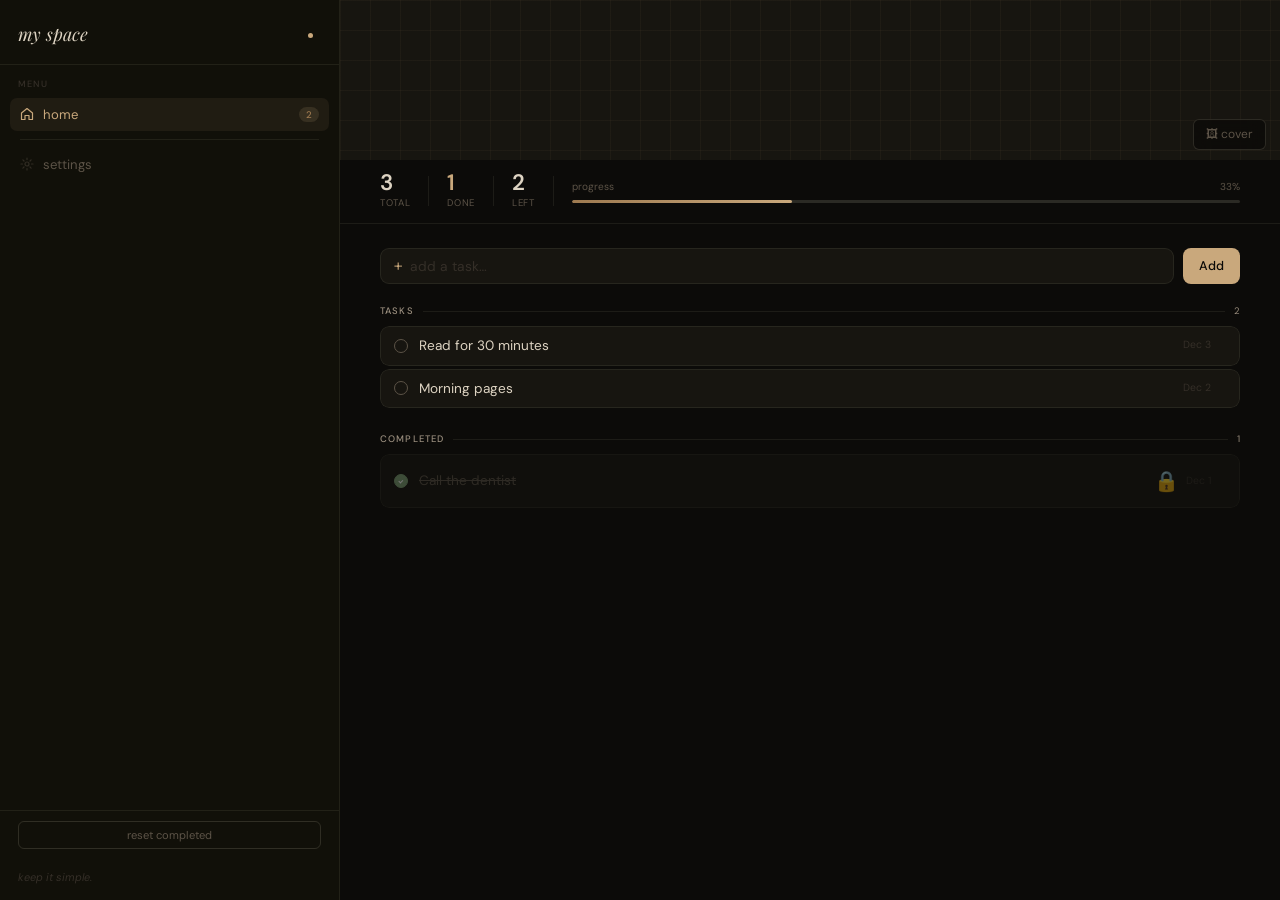
<file: index.html>
<!DOCTYPE html>
<html lang="en">
<head>
<meta charset="UTF-8">
<meta name="viewport" content="width=device-width, initial-scale=1.0, viewport-fit=cover">
<meta name="apple-mobile-web-app-capable" content="yes">
<meta name="apple-mobile-web-app-status-bar-style" content="black-translucent">
<meta name="apple-mobile-web-app-title" content="Kohie">
<meta name="mobile-web-app-capable" content="yes">
<meta name="theme-color" content="#0c0b09">
<link rel="icon" type="image/svg+xml" href="data:image/svg+xml,%3Csvg xmlns='http://www.w3.org/2000/svg' viewBox='0 0 100 100'%3E%3Crect width='100' height='100' rx='18' fill='%230c0b09'/%3E%3Cpolyline points='18,32 24,38 34,26' stroke='%23c9a87c' stroke-width='5' stroke-linecap='round' stroke-linejoin='round' fill='none'/%3E%3Cline x1='42' y1='32' x2='82' y2='32' stroke='white' stroke-width='5' stroke-linecap='round'/%3E%3Ccircle cx='26' cy='52' r='7' stroke='white' stroke-width='4.5' fill='none'/%3E%3Cline x1='42' y1='52' x2='82' y2='52' stroke='white' stroke-width='5' stroke-linecap='round'/%3E%3Ccircle cx='26' cy='72' r='7' stroke='white' stroke-width='4.5' fill='none'/%3E%3Cline x1='42' y1='72' x2='82' y2='72' stroke='white' stroke-width='5' stroke-linecap='round'/%3E%3C/svg%3E">
<link rel="apple-touch-icon" href="data:image/svg+xml,%3Csvg xmlns='http://www.w3.org/2000/svg' viewBox='0 0 100 100'%3E%3Crect width='100' height='100' rx='18' fill='%230c0b09'/%3E%3Cpolyline points='18,32 24,38 34,26' stroke='%23c9a87c' stroke-width='5' stroke-linecap='round' stroke-linejoin='round' fill='none'/%3E%3Cline x1='42' y1='32' x2='82' y2='32' stroke='white' stroke-width='5' stroke-linecap='round'/%3E%3Ccircle cx='26' cy='52' r='7' stroke='white' stroke-width='4.5' fill='none'/%3E%3Cline x1='42' y1='52' x2='82' y2='52' stroke='white' stroke-width='5' stroke-linecap='round'/%3E%3Ccircle cx='26' cy='72' r='7' stroke='white' stroke-width='4.5' fill='none'/%3E%3Cline x1='42' y1='72' x2='82' y2='72' stroke='white' stroke-width='5' stroke-linecap='round'/%3E%3C/svg%3E">
<link rel="manifest" href="data:application/json,{&quot;name&quot;:&quot;Kohie&quot;,&quot;short_name&quot;:&quot;Kohie&quot;,&quot;start_url&quot;:&quot;/&quot;,&quot;display&quot;:&quot;standalone&quot;,&quot;background_color&quot;:&quot;%230c0b09&quot;,&quot;theme_color&quot;:&quot;%230c0b09&quot;,&quot;icons&quot;:[{&quot;src&quot;:&quot;data:image/svg+xml,%3Csvg xmlns='http://www.w3.org/2000/svg' viewBox='0 0 100 100'%3E%3Crect width='100' height='100' rx='18' fill='%230c0b09'/%3E%3Cpolyline points='18,32 24,38 34,26' stroke='%23c9a87c' stroke-width='5' stroke-linecap='round' stroke-linejoin='round' fill='none'/%3E%3Cline x1='42' y1='32' x2='82' y2='32' stroke='white' stroke-width='5' stroke-linecap='round'/%3E%3Ccircle cx='26' cy='52' r='7' stroke='white' stroke-width='4.5' fill='none'/%3E%3Cline x1='42' y1='52' x2='82' y2='52' stroke='white' stroke-width='5' stroke-linecap='round'/%3E%3Ccircle cx='26' cy='72' r='7' stroke='white' stroke-width='4.5' fill='none'/%3E%3Cline x1='42' y1='72' x2='82' y2='72' stroke='white' stroke-width='5' stroke-linecap='round'/%3E%3C/svg%3E&quot;,&quot;sizes&quot;:&quot;any&quot;,&quot;type&quot;:&quot;image/svg+xml&quot;}]}">
<title>Kohie</title>
<link href="https://fonts.googleapis.com/css2?family=Playfair+Display:ital,wght@0,400;1,400&family=DM+Sans:wght@300;400;500&family=Lora:ital,wght@0,400;1,400&family=Sora:wght@300;400;500&family=Crimson+Pro:ital,wght@0,400;1,400&display=swap" rel="stylesheet">
<link rel="stylesheet" href="style.css">
</head>
<body>

<!-- mobile topbar (hidden on desktop) -->
<div class="mob-topbar" id="mob-topbar">
  <button class="mob-hamburger" id="mob-hamburger" aria-label="Open menu">
    <span></span><span></span><span></span>
  </button>
  <span class="mob-title" id="mob-title">my space</span>
</div>

<!-- sidebar overlay (mobile) -->
<div class="sb-overlay" id="sb-overlay"></div>

<div class="shell">

  <!-- SIDEBAR -->
  <aside class="sidebar" id="sidebar">
    <div class="sb-logo">
      <input class="sb-title" id="sb-title" type="text" value="my space" maxlength="40" spellcheck="false"/>
      <span class="sb-dot" id="sb-dot"></span>
    </div>
    <nav class="sb-nav">
      <div class="sb-sec">menu</div>
      <button class="nav-btn active" id="nav-home">
        <span class="nav-icon">
          <svg width="14" height="14" viewBox="0 0 14 14" fill="none">
            <path d="M7 1.5L1.5 6V12.5H5V8.5H9V12.5H12.5V6L7 1.5Z" stroke="currentColor" stroke-width="1.2" fill="none" stroke-linejoin="round"/>
          </svg>
        </span>
        home <span class="nb" id="nb-home"></span>
      </button>
      <div class="sb-sep"></div>
      <button class="nav-btn" id="btn-settings">
        <span class="nav-icon">
          <svg width="14" height="14" viewBox="0 0 14 14" fill="none">
            <circle cx="7" cy="7" r="2" stroke="currentColor" stroke-width="1.2" fill="none"/>
            <path d="M7 1v1.5M7 11.5V13M1 7h1.5M11.5 7H13M2.9 2.9l1.1 1.1M10 10l1.1 1.1M2.9 11.1L4 10M10 4l1.1-1.1" stroke="currentColor" stroke-width="1.2" stroke-linecap="round"/>
          </svg>
        </span>
        settings
      </button>
    </nav>
    <div class="sb-reset">
      <button class="reset-btn" id="btn-reset">reset completed</button>
    </div>
    <div class="sb-foot">keep it simple.</div>
  </aside>

  <!-- MAIN -->
  <main class="main">

    <!-- cover -->
    <div class="cover">
      <div class="cov-img" id="cov-img"></div>
      <div class="cov-btns">
        <label class="cov-btn" for="cover-file">🖼 cover</label>
        <button class="cov-btn" id="btn-rm-cover" style="display:none">✕ remove</button>
        <input type="file" id="cover-file" accept="image/*"/>
      </div>
    </div>

    <!-- summary bar -->
    <div class="sum-bar">
      <div class="sum-bar-inner">
        <div class="s-stat">
          <div class="s-num" id="s-total">0</div>
          <div class="s-lbl">total</div>
        </div>
        <div class="s-sep"></div>
        <div class="s-stat">
          <div class="s-num ac" id="s-done">0</div>
          <div class="s-lbl">done</div>
        </div>
        <div class="s-sep"></div>
        <div class="s-stat">
          <div class="s-num" id="s-left">0</div>
          <div class="s-lbl">left</div>
        </div>
        <div class="s-sep"></div>
        <div class="s-prog">
          <div class="s-prog-lbl"><span>progress</span><span id="s-pct">0%</span></div>
          <div class="s-prog-track"><div class="s-prog-fill" id="s-prog" style="width:0%"></div></div>
        </div>
      </div>
    </div>

    <!-- home page -->
    <div class="home-page" id="home-page">
      <div class="home-inner">
        <div class="add-row">
          <div class="add-wrap">
            <span class="add-plus">+</span>
            <input type="text" id="task-input" placeholder="add a task…" autocomplete="off" autocapitalize="sentences"/>
          </div>
          <button class="add-btn" id="btn-add">Add</button>
        </div>
        <div class="list-hd">
          <span class="list-hd-lbl">tasks</span>
          <div class="list-hd-line"></div>
          <span class="list-hd-ct" id="ct-pending">0</span>
        </div>
        <div class="task-list" id="pending-list"></div>
        <div class="list-hd">
          <span class="list-hd-lbl">completed</span>
          <div class="list-hd-line"></div>
          <span class="list-hd-ct" id="ct-done">0</span>
        </div>
        <div class="task-list" id="done-list"></div>
      </div>
    </div>

    <!-- task detail -->
    <div class="task-detail" id="panel">
      <div class="td-topbar">
        <button class="td-back" id="btn-back">← back</button>
        <span class="panel-badge pending" id="p-badge">pending</span>
      </div>
      <div class="td-body">
        <input type="text" id="d-name" spellcheck="false" placeholder="task name"/>
        <div class="meta-grid">
          <div class="meta-card"><div class="meta-lbl">started</div><div class="meta-val" id="m-start">—</div></div>
          <div class="meta-card"><div class="meta-lbl">completed</div><div class="meta-val gr" id="m-end">—</div></div>
        </div>
        <div>
          <div class="dlbl">proof photos <span style="text-transform:none;letter-spacing:0;color:var(--t4);font-style:italic">(required to complete)</span></div>
          <div class="photo-req" id="photo-req">📷 add at least one photo to confirm complete</div>
          <div class="photo-grid" id="photo-grid"></div>
          <label class="upload-lbl" id="upload-lbl" for="d-photo-input">
            <span style="font-size:14px">🖼</span> add photo
            <input type="file" id="d-photo-input" accept="image/*" capture="environment" multiple/>
          </label>
        </div>
        <div class="notes-box">
          <div class="notes-inner-lbl">notes</div>
          <textarea id="d-notes" placeholder="write anything about this task…"></textarea>
        </div>
        <div class="panel-foot">
          <button class="confirm-btn" id="btn-confirm" disabled>✓ confirm complete</button>
          <button class="del-btn" id="btn-del" style="display:none">delete task</button>
          <span class="asv" id="asv">saved</span>
        </div>
      </div>
    </div>

  </main>
</div>

<!-- settings modal -->
<div class="settings-backdrop" id="sm-backdrop"></div>
<div class="settings-modal" id="settings-modal">
  <div class="sm-top">
    <span class="sm-title">settings</span>
    <button class="sm-close" id="btn-sm-close">✕</button>
  </div>
  <div class="sm-body">
    <div class="sm-section">
      <div class="sm-lbl">theme</div>
      <div class="color-swatches" id="swatches">
        <div class="swatch" title="Warm Dark"
          data-bg="#0c0b09" data-panel="#111009" data-surf="#171510" data-surf2="#1e1c16"
          data-b="rgba(255,243,215,0.07)" data-b2="rgba(255,243,215,0.13)"
          data-ac="#c9a87c" data-ac2="#9e7a50" data-ag="rgba(201,168,124,0.08)"
          data-gr="#7d9f74" data-gd="rgba(125,159,116,0.13)"
          data-t="#ddd3c2" data-t2="#9a8e7e" data-t3="#5c5347" data-t4="#352f28"
          data-rd="#a86060" data-rdim="rgba(168,96,96,0.10)"
          style="background:linear-gradient(135deg,#c9a87c 50%,#0c0b09 50%)"></div>
        <div class="swatch" title="Cool Slate"
          data-bg="#0a0c10" data-panel="#0f1218" data-surf="#151820" data-surf2="#1c2028"
          data-b="rgba(180,210,255,0.07)" data-b2="rgba(180,210,255,0.13)"
          data-ac="#7faec8" data-ac2="#4f7fa0" data-ag="rgba(127,174,200,0.08)"
          data-gr="#6a9e8a" data-gd="rgba(106,158,138,0.13)"
          data-t="#c8d8e8" data-t2="#7e96a8" data-t3="#445566" data-t4="#263040"
          data-rd="#a07080" data-rdim="rgba(160,112,128,0.10)"
          style="background:linear-gradient(135deg,#7faec8 50%,#0a0c10 50%)"></div>
        <div class="swatch" title="Dusk Purple"
          data-bg="#0d0b12" data-panel="#120f18" data-surf="#19151f" data-surf2="#211c28"
          data-b="rgba(220,200,255,0.07)" data-b2="rgba(220,200,255,0.13)"
          data-ac="#b48fd8" data-ac2="#8a62b0" data-ag="rgba(180,143,216,0.08)"
          data-gr="#7d9f74" data-gd="rgba(125,159,116,0.13)"
          data-t="#ddd0f0" data-t2="#9080a8" data-t3="#574868" data-t4="#322840"
          data-rd="#c07878" data-rdim="rgba(192,120,120,0.10)"
          style="background:linear-gradient(135deg,#b48fd8 50%,#0d0b12 50%)"></div>
        <div class="swatch" title="Forest"
          data-bg="#090c09" data-panel="#0e110e" data-surf="#141814" data-surf2="#1a1f1a"
          data-b="rgba(200,240,200,0.07)" data-b2="rgba(200,240,200,0.12)"
          data-ac="#82b87a" data-ac2="#558050" data-ag="rgba(130,184,122,0.08)"
          data-gr="#82b87a" data-gd="rgba(130,184,122,0.13)"
          data-t="#ccd8c8" data-t2="#809078" data-t3="#4a5c48" data-t4="#2a3428"
          data-rd="#a87070" data-rdim="rgba(168,112,112,0.10)"
          style="background:linear-gradient(135deg,#82b87a 50%,#090c09 50%)"></div>
        <div class="swatch" title="Rose Noir"
          data-bg="#0f0a0b" data-panel="#150f10" data-surf="#1c1416" data-surf2="#241a1c"
          data-b="rgba(255,200,210,0.07)" data-b2="rgba(255,200,210,0.13)"
          data-ac="#d48a95" data-ac2="#a86070" data-ag="rgba(212,138,149,0.08)"
          data-gr="#7d9f74" data-gd="rgba(125,159,116,0.13)"
          data-t="#ead0d4" data-t2="#a08088" data-t3="#5c4448" data-t4="#382830"
          data-rd="#d48a95" data-rdim="rgba(212,138,149,0.12)"
          style="background:linear-gradient(135deg,#d48a95 50%,#0f0a0b 50%)"></div>
        <div class="swatch" title="Midnight Amber"
          data-bg="#080808" data-panel="#0e0d0b" data-surf="#141210" data-surf2="#1c1916"
          data-b="rgba(255,200,100,0.06)" data-b2="rgba(255,200,100,0.12)"
          data-ac="#d4a040" data-ac2="#a87820" data-ag="rgba(212,160,64,0.08)"
          data-gr="#708860" data-gd="rgba(112,136,96,0.13)"
          data-t="#e8dcc8" data-t2="#9a8868" data-t3="#585040" data-t4="#303028"
          data-rd="#b06050" data-rdim="rgba(176,96,80,0.10)"
          style="background:linear-gradient(135deg,#d4a040 50%,#080808 50%)"></div>
      </div>
    </div>
    <div class="sm-section">
      <div class="sm-lbl">font</div>
      <select id="font-select" class="font-select">
        <option value="DM Sans">DM Sans — default</option>
        <option value="Sora">Sora — modern</option>
        <option value="Lora">Lora — literary</option>
        <option value="Crimson Pro">Crimson Pro — elegant</option>
      </select>
    </div>
    <div class="sm-section">
      <div class="sm-lbl">font size</div>
      <div class="size-row">
        <span style="font-size:.7rem;color:var(--t3)">A</span>
        <input type="range" class="size-slider" id="size-slider" min="16" max="24" step="1" value="16"/>
        <span style="font-size:1.1rem;color:var(--t3)">A</span>
        <span class="size-val" id="size-val">16px</span>
      </div>
    </div>
    <div class="sm-section">
      <div class="sm-lbl">auto-reset completed</div>
      <div class="opt-row" id="autoreset-opts">
        <div class="opt-chip active" data-reset="off">off</div>
        <div class="opt-chip" data-reset="daily">daily</div>
        <div class="opt-chip" data-reset="weekly">weekly</div>
      </div>
    </div>
    <div class="sm-section">
      <div class="sm-lbl">sync across devices</div>
      <input class="sync-field" id="sync-key" type="text" placeholder="GitHub Personal Access Token" autocomplete="off" autocorrect="off" autocapitalize="off" spellcheck="false" style="margin-bottom:6px;"/>
      <div class="sync-row" style="margin-bottom:6px;">
        <input class="sync-field" id="sync-bin" type="text" placeholder="Gist ID" autocomplete="off" autocorrect="off" autocapitalize="off" spellcheck="false"/>
        <button class="sync-btn" id="btn-sync-new">new bin</button>
      </div>
      <div class="sync-row" style="margin-bottom:8px;">
        <button class="sync-btn ac" id="btn-sync-push">↑ push</button>
        <button class="sync-btn" id="btn-sync-pull">↓ pull</button>
        <button class="sync-btn" id="btn-sync-copy">copy ID</button>
        <button class="sync-btn" id="btn-sync-export">export</button>
        <button class="sync-btn" id="btn-sync-import">import</button>
        <input type="file" id="sync-file-input" accept=".json,application/json" style="display:none"/>
      </div>
      <div class="sync-row" style="gap:8px;">
        <div class="sync-dot" id="sync-dot"></div>
        <span class="sync-msg" id="sync-msg">no sync configured</span>
      </div>
    </div>
  </div>
</div>

<script src="app.js"></script>
</body>
</html>
</file>
<file: style.css>
/* ── TOKENS ── */
:root {
  --bg:#0c0b09; --panel:#111009; --surf:#171510; --surf2:#1e1c16;
  --b:rgba(255,243,215,0.07); --b2:rgba(255,243,215,0.13);
  --ac:#c9a87c; --ac2:#9e7a50; --ag:rgba(201,168,124,0.08);
  --gr:#7d9f74; --gd:rgba(125,159,116,0.13);
  --t:#ddd3c2; --t2:#9a8e7e; --t3:#5c5347; --t4:#352f28;
  --rd:#a86060; --rdim:rgba(168,96,96,0.10);
  --ui-font:'DM Sans',sans-serif;
}

/* ── RESET ── */
*,*::before,*::after{box-sizing:border-box;margin:0;padding:0;}
html,body{height:100%;overflow:hidden;}
body{font-family:var(--ui-font);background:var(--bg);color:var(--t);font-size:20px;line-height:1.6;}

/* ── LAYOUT ── */
.shell{display:flex;height:100vh;width:100vw;}

/* ── SIDEBAR ── */
.sidebar{
  width:340px;min-width:340px;max-width:340px;height:100vh;
  background:var(--panel);border-right:1px solid var(--b);
  display:flex;flex-direction:column;overflow:hidden;flex-shrink:0;font-size:14px;
}
.sb-logo{padding:22px 18px 18px;border-bottom:1px solid var(--b);display:flex;align-items:center;gap:5px;}
.sb-title{
  font-family:'Playfair Display',serif;font-size:1.12rem;font-style:italic;
  color:var(--t);background:transparent;border:none;outline:none;
  border-bottom:1px solid transparent;transition:border-color .18s;
  width:calc(100% - 18px);cursor:text;
}
.sb-title:focus{border-bottom-color:rgba(201,168,124,.32);}
.sb-dot{width:5px;height:5px;border-radius:50%;background:var(--ac);flex-shrink:0;margin-top:2px;}
.sb-nav{padding:12px 10px;flex:1;overflow-y:auto;}
.sb-nav::-webkit-scrollbar{display:none;}
.sb-sec{font-size:.57rem;letter-spacing:.13em;text-transform:uppercase;color:var(--t4);font-weight:500;padding:0 8px 6px;}
.nav-btn{
  display:flex;align-items:center;gap:9px;padding:8px 10px;border-radius:7px;
  cursor:pointer;transition:background .13s,color .13s;color:var(--t3);font-size:.82rem;
  border:none;background:transparent;width:100%;text-align:left;font-family:var(--ui-font);margin-bottom:1px;
}
.nav-btn:hover{background:rgba(255,243,215,.04);color:var(--t2);}
.nav-btn.active{background:var(--ag);color:var(--ac);}
.nav-icon{width:14px;height:14px;opacity:.42;flex-shrink:0;display:flex;align-items:center;justify-content:center;}
.nav-btn.active .nav-icon{opacity:1;}
.nb{margin-left:auto;font-size:.6rem;background:var(--surf2);color:var(--t3);border-radius:99px;padding:1px 7px;font-weight:500;}
.nav-btn.active .nb{background:rgba(201,168,124,.14);color:var(--ac2);}
.sb-sep{height:1px;background:var(--b);margin:8px 10px;}
.sb-reset{padding:10px 18px;border-top:1px solid var(--b);flex-shrink:0;}
.reset-btn{
  width:100%;padding:6px 8px;background:transparent;border:1px solid var(--b2);
  border-radius:6px;color:var(--t3);font-family:var(--ui-font);font-size:.7rem;
  cursor:pointer;transition:all .13s;text-align:center;
}
.reset-btn:hover{color:var(--t);border-color:var(--rd);background:var(--rdim);}
.sb-foot{padding:10px 18px 14px;font-size:.68rem;color:var(--t4);font-style:italic;}

/* ── MAIN ── */
.main{flex:1;height:100vh;overflow:hidden;display:flex;flex-direction:column;}

/* ── COVER ── */
.cover{position:relative;height:160px;flex-shrink:0;background:var(--surf);overflow:hidden;}
.cover::before{
  content:'';position:absolute;inset:0;pointer-events:none;
  background-image:linear-gradient(rgba(201,168,124,.048) 1px,transparent 1px),
    linear-gradient(90deg,rgba(201,168,124,.048) 1px,transparent 1px);
  background-size:30px 30px;
}
.cov-img{position:absolute;inset:0;background-size:cover;background-position:center;opacity:0;transition:opacity .5s;}
.cov-img.on{opacity:1;}
.cov-btns{position:absolute;bottom:10px;right:14px;display:flex;gap:6px;z-index:2;}
.cov-btn{
  background:rgba(10,9,7,.66);border:1px solid var(--b2);color:var(--t3);
  border-radius:6px;padding:5px 12px;font-family:var(--ui-font);font-size:12px;
  cursor:pointer;backdrop-filter:blur(8px);transition:all .13s;white-space:nowrap;
}
.cov-btn:hover{color:var(--t);border-color:var(--ac2);}
#cover-file{display:none;}

/* ── SUMMARY BAR ── */
.sum-bar{flex-shrink:0;padding:12px 24px;border-bottom:1px solid var(--b);display:flex;align-items:center;justify-content:center;}
.sum-bar-inner{display:flex;align-items:center;gap:18px;width:100%;max-width:860px;}
.s-stat{display:flex;flex-direction:column;gap:1px;}
.s-num{font-size:1.4rem;font-weight:600;color:var(--t);line-height:1;font-variant-numeric:tabular-nums;}
.s-num.ac{color:var(--ac);}
.s-lbl{font-size:.6rem;letter-spacing:.07em;text-transform:uppercase;color:var(--t3);}
.s-sep{width:1px;height:30px;background:var(--b);flex-shrink:0;}
.s-prog{flex:1;}
.s-prog-lbl{font-size:.63rem;color:var(--t3);margin-bottom:5px;display:flex;justify-content:space-between;}
.s-prog-track{height:3px;background:var(--b2);border-radius:99px;overflow:hidden;}
.s-prog-fill{height:100%;background:linear-gradient(90deg,var(--ac2),var(--ac));border-radius:99px;transition:width .5s cubic-bezier(.4,0,.2,1);}

/* ── CONTENT ROW ── */
.content-row{flex:1;display:flex;overflow:hidden;}

/* ── WIDGET PANEL ── */
.widget-panel{
  width:200px;min-width:200px;flex-shrink:0;
  display:flex;flex-direction:column;gap:10px;
  padding:16px 12px;overflow-y:auto;
  border-right:1px solid var(--b);
  background:var(--panel);
}
.widget-panel::-webkit-scrollbar{display:none;}
.wg-card{
  background:var(--surf);border:1px solid var(--b);
  border-radius:12px;padding:12px;display:flex;flex-direction:column;gap:6px;
}
.wg-weather{align-items:center;}
#weather-canvas{image-rendering:pixelated;image-rendering:crisp-edges;width:100%;max-width:160px;}
.wg-weather-info{text-align:center;}
.wg-temp{font-size:1.4rem;font-weight:600;color:var(--t);line-height:1;}
.wg-desc{font-size:.65rem;color:var(--t3);text-transform:capitalize;margin-top:2px;}
.wg-date{align-items:center;gap:2px;}
.wg-day{font-size:.6rem;letter-spacing:.1em;text-transform:uppercase;color:var(--t3);}
.wg-datenum{font-size:2rem;font-weight:700;color:var(--ac);line-height:1;}
.wg-month{font-size:.65rem;color:var(--t2);letter-spacing:.06em;text-transform:uppercase;}

/* ── HOME PAGE ── */
.home-page{flex:1;overflow-y:auto;padding:24px 24px 40px;display:flex;flex-direction:column;align-items:center;}
.home-page::-webkit-scrollbar{width:4px;}
.home-page::-webkit-scrollbar-thumb{background:var(--b2);border-radius:99px;}
.home-page.hidden{display:none;}
.home-inner{width:100%;max-width:860px;}

/* ── CALENDAR PAGE ── */
.cal-page{flex:1;overflow-y:auto;padding:24px;display:flex;justify-content:center;}
.cal-page.hidden{display:none;}
.cal-inner{width:100%;max-width:540px;}
.cal-header{display:flex;align-items:center;justify-content:space-between;margin-bottom:20px;}
.cal-title{font-family:'Playfair Display',serif;font-size:1.1rem;font-style:italic;color:var(--t);}
.cal-nav{background:transparent;border:1px solid var(--b);border-radius:7px;color:var(--t2);
  width:30px;height:30px;cursor:pointer;font-size:1.1rem;transition:all .13s;display:flex;align-items:center;justify-content:center;}
.cal-nav:hover{border-color:var(--ac2);color:var(--ac);}
.cal-grid-head{display:grid;grid-template-columns:repeat(7,1fr);margin-bottom:6px;}
.cal-grid-head span{text-align:center;font-size:.58rem;letter-spacing:.08em;text-transform:uppercase;color:var(--t4);padding:4px 0;}
.cal-grid{display:grid;grid-template-columns:repeat(7,1fr);gap:3px;}
.cal-day{
  aspect-ratio:1;display:flex;align-items:center;justify-content:center;
  border-radius:8px;font-size:.78rem;color:var(--t3);cursor:default;
  transition:background .13s;position:relative;
}
.cal-day.other-month{color:var(--t4);opacity:.4;}
.cal-day.today{background:var(--ag);color:var(--ac);font-weight:600;border:1px solid rgba(201,168,124,.25);}
.cal-day.has-task::after{
  content:'';position:absolute;bottom:4px;left:50%;transform:translateX(-50%);
  width:4px;height:4px;border-radius:50%;background:var(--ac);
}

/* add row */
.add-row{display:flex;gap:9px;margin-bottom:20px;}
.add-wrap{flex:1;display:flex;align-items:center;gap:8px;background:var(--surf);border:1px solid var(--b);border-radius:9px;padding:8px 13px;transition:border-color .17s;}
.add-wrap:focus-within{border-color:var(--ac2);}
.add-plus{color:var(--ac);font-size:1.05rem;font-weight:300;line-height:1;flex-shrink:0;}
#task-input{flex:1;border:none;outline:none;background:transparent;color:var(--t);font-family:var(--ui-font);font-size:.86rem;}
#task-input::placeholder{color:var(--t4);}
.add-btn{
  padding:8px 16px;background:var(--ac);color:#0a0907;border:none;border-radius:8px;
  font-family:var(--ui-font);font-size:.79rem;font-weight:500;cursor:pointer;
  transition:opacity .13s,transform .1s;
}
.add-btn:hover{opacity:.83;} .add-btn:active{transform:scale(.97);}

/* list header */
.list-hd{display:flex;align-items:center;gap:9px;margin-bottom:7px;}
.list-hd-lbl{font-size:.59rem;letter-spacing:.12em;text-transform:uppercase;color:var(--t2);font-weight:500;}
.list-hd-line{flex:1;height:1px;background:var(--b);}
.list-hd-ct{font-size:.59rem;color:var(--t2);}
.task-list{display:flex;flex-direction:column;gap:3px;margin-bottom:24px;}

/* task card */
.card-outer{position:relative;border-radius:9px;overflow:hidden;flex-shrink:0;}
.card-del-bg{
  position:absolute;inset:0;background:var(--rdim);border:1px solid var(--rd);border-radius:9px;
  display:flex;align-items:center;justify-content:flex-end;padding-right:16px;
  color:var(--rd);font-size:.72rem;font-weight:500;letter-spacing:.06em;text-transform:uppercase;
  opacity:0;transition:opacity .15s;pointer-events:none;
}
.card-outer.reveal .card-del-bg{opacity:1;}
.task-card{
  position:relative;display:flex;flex-direction:column;gap:0;
  padding:10px 13px;background:var(--surf);border:1px solid var(--b);border-radius:9px;
  cursor:pointer;transition:border-color .13s,background .13s;
  animation:fadeUp .19s ease;user-select:none;
}
.task-card:hover{border-color:var(--b2);background:var(--surf2);}
.task-card.done-card{opacity:.44;}
.task-card.done-card .tc-text{text-decoration:line-through;color:var(--t3);}
@keyframes fadeUp{from{opacity:0;transform:translateY(5px);}to{opacity:1;transform:translateY(0);}}
.tc-top{display:flex;align-items:center;gap:11px;}
.tc-cb{
  width:14px;height:14px;border-radius:50%;border:1.5px solid var(--t3);
  flex-shrink:0;cursor:pointer;display:flex;align-items:center;justify-content:center;
  transition:border-color .14s,background .14s;background:transparent;
}
.tc-cb:hover{border-color:var(--ac);box-shadow:0 0 0 3px rgba(201,168,124,0.12);}
.tc-cb.checked{background:var(--gr);border-color:var(--gr);}
.tc-cb.checked::after{
  content:'';width:4px;height:2.5px;
  border-left:1.5px solid #fff;border-bottom:1.5px solid #fff;
  transform:rotate(-45deg) translateY(-.5px);display:block;
}
.tc-cb.awaiting{border:1.5px dashed var(--ac2);}
.tc-cb.locked{border-color:var(--t4);cursor:default;}
.tc-cb.locked:hover{border-color:var(--t4);box-shadow:none;}
.tc-cb.locked.checked{background:var(--gr);border-color:var(--gr);}
.tc-text{flex:1;font-size:.85rem;color:var(--t);line-height:1.3;}
.tc-right{display:flex;align-items:center;gap:7px;flex-shrink:0;margin-left:auto;}
.tc-date{font-size:.65rem;color:var(--t4);white-space:nowrap;}
.tc-arr{font-size:.68rem;color:var(--t4);opacity:0;transition:opacity .12s;}
.task-card:hover .tc-arr{opacity:1;}
.tc-await{display:none;align-items:center;gap:7px;padding-top:7px;margin-left:25px;}
.tc-await.show{display:flex;}
.tc-await-dot{width:6px;height:6px;border-radius:50%;border:1.5px dashed var(--ac2);flex-shrink:0;}
.tc-await-txt{font-size:.72rem;color:var(--ac2);font-style:italic;}
.empty-note{padding:20px 0 8px;font-size:.79rem;color:var(--t4);font-style:italic;text-align:center;}

/* ── TASK DETAIL ── */
.task-detail{display:none;flex-direction:column;flex:1;overflow:hidden;}
.task-detail.open{display:flex;}
.td-topbar{display:flex;align-items:center;gap:12px;padding:12px 26px;border-bottom:1px solid var(--b);flex-shrink:0;}
.td-back{
  background:transparent;border:none;color:var(--ac);font-family:var(--ui-font);
  font-size:.82rem;cursor:pointer;padding:4px 0;display:flex;align-items:center;gap:5px;transition:opacity .13s;
}
.td-back:hover{opacity:.7;}
.td-body{flex:1;overflow-y:auto;padding:16px 26px 32px;display:flex;flex-direction:column;gap:12px;}
.td-body::-webkit-scrollbar{width:4px;}
.td-body::-webkit-scrollbar-thumb{background:var(--b2);border-radius:99px;}
.panel-badge{font-size:.6rem;letter-spacing:.08em;text-transform:uppercase;padding:2px 8px;border-radius:99px;border:1px solid;display:inline-block;}
.panel-badge.pending{color:var(--t3);border-color:var(--b2);}
.panel-badge.done{color:var(--gr);background:var(--gd);border-color:rgba(125,159,116,.27);}
#d-name{
  width:100%;font-family:var(--ui-font);font-size:.95rem;color:var(--t);
  background:transparent;border:none;outline:none;border-bottom:1px solid transparent;
  transition:border-color .17s;line-height:1.4;padding-bottom:4px;font-weight:500;
}
#d-name:focus{border-bottom-color:rgba(201,168,124,.28);}
#d-name:disabled{color:var(--t2);cursor:default;}
.dlbl{font-size:.59rem;letter-spacing:.1em;text-transform:uppercase;color:var(--t3);margin-bottom:6px;}
.notes-box{background:var(--surf);border:1px solid var(--b);border-radius:9px;overflow:visible;transition:border-color .17s;}
.notes-box:focus-within{border-color:var(--ac2);}
.notes-inner-lbl{padding:8px 13px 0;font-size:.57rem;letter-spacing:.1em;text-transform:uppercase;color:var(--t4);}
#d-notes{
  width:100%;min-height:90px;max-height:300px;background:transparent;border:none;outline:none;
  padding:5px 13px 12px;color:var(--t);font-family:var(--ui-font);font-size:.84rem;line-height:1.7;resize:none;overflow-y:auto;
}
#d-notes::placeholder{color:var(--t4);}
#d-notes:disabled{color:var(--t3);cursor:default;resize:none;}
.photo-req{background:rgba(201,168,124,.06);border:1px solid rgba(201,168,124,.16);border-radius:8px;padding:9px 13px;font-size:.76rem;color:var(--ac);display:none;align-items:center;gap:7px;}
.photo-req.show{display:flex;}
.photo-grid{display:grid;grid-template-columns:repeat(4,1fr);gap:7px;margin-bottom:7px;}
.photo-thumb{aspect-ratio:3/4;border-radius:8px;overflow:hidden;position:relative;border:1px solid var(--b);background:var(--surf2);}
.photo-thumb img{width:100%;height:100%;object-fit:cover;object-position:center top;display:block;}
.photo-rm{
  position:absolute;top:3px;right:3px;background:rgba(0,0,0,.6);color:#fff;
  border:none;border-radius:50%;width:17px;height:17px;font-size:.55rem;
  cursor:pointer;display:none;align-items:center;justify-content:center;
}
.photo-thumb:hover .photo-rm{display:flex;}
.upload-lbl{
  display:flex;align-items:center;justify-content:center;gap:7px;
  border:1px dashed var(--b2);border-radius:8px;padding:14px;cursor:pointer;
  font-family:var(--ui-font);font-size:.76rem;color:var(--t3);transition:all .14s;
}
.upload-lbl:hover{border-color:var(--ac2);color:var(--ac);background:var(--ag);}
.upload-lbl.hidden{display:none;}
#d-photo-input{display:none;}
.meta-grid{display:grid;grid-template-columns:1fr 1fr;gap:8px;}
.meta-card{background:var(--surf);border:1px solid var(--b);border-radius:8px;padding:9px 12px;}
.meta-lbl{font-size:.59rem;letter-spacing:.08em;text-transform:uppercase;color:var(--t3);margin-bottom:2px;}
.meta-val{font-size:.82rem;color:var(--t2);}
.meta-val.gr{color:var(--gr);}
.panel-foot{display:flex;align-items:center;gap:10px;flex-wrap:wrap;}
.confirm-btn{
  padding:9px 20px;background:var(--gr);color:#fff;border:none;border-radius:8px;
  font-family:var(--ui-font);font-size:.8rem;font-weight:500;cursor:pointer;transition:opacity .13s,transform .1s;
}
.confirm-btn:hover{opacity:.83;} .confirm-btn:active{transform:scale(.97);}
.confirm-btn:disabled{opacity:.22;cursor:not-allowed;}
.del-btn{
  padding:8px 14px;background:transparent;border:1px solid var(--b);color:var(--t3);
  border-radius:8px;font-family:var(--ui-font);font-size:.77rem;cursor:pointer;transition:all .13s;
}
.del-btn:hover{color:var(--rd);border-color:var(--rd);background:var(--rdim);}
.asv{font-size:.67rem;color:var(--t4);font-style:italic;opacity:0;transition:opacity .3s;margin-left:auto;}
.asv.show{opacity:1;}

/* ── SETTINGS MODAL ── */
.settings-backdrop{position:fixed;inset:0;z-index:400;background:rgba(0,0,0,.6);backdrop-filter:blur(4px);opacity:0;pointer-events:none;transition:opacity .25s;display:none;}
.settings-backdrop.open{opacity:1;pointer-events:all;}
.settings-modal{
  position:fixed;top:50%;left:50%;transform:translate(-50%,-48%) scale(.97);
  z-index:401;width:420px;max-width:94vw;max-height:88vh;
  background:var(--panel);border:1px solid var(--b2);border-radius:14px;
  display:flex;flex-direction:column;overflow:hidden;
  box-shadow:0 24px 64px rgba(0,0,0,.7);transition:opacity .25s,transform .25s;opacity:0;pointer-events:none;
}
.settings-modal.open{opacity:1;pointer-events:all;transform:translate(-50%,-50%) scale(1);}
.sm-top{padding:16px 20px;border-bottom:1px solid var(--b);display:flex;align-items:center;justify-content:space-between;flex-shrink:0;}
.sm-title{font-family:'Playfair Display',serif;font-size:1rem;font-style:italic;color:var(--t);}
.sm-close{
  width:26px;height:26px;border-radius:50%;background:var(--surf);border:1px solid var(--b);
  color:var(--t2);cursor:pointer;font-size:.75rem;display:flex;align-items:center;justify-content:center;transition:all .12s;
}
.sm-close:hover{background:var(--b);color:var(--t);}
.sm-body{overflow-y:auto;padding:18px 20px 24px;display:flex;flex-direction:column;gap:22px;}
.sm-body::-webkit-scrollbar{width:3px;}
.sm-body::-webkit-scrollbar-thumb{background:var(--b2);border-radius:99px;}
.sm-section{display:flex;flex-direction:column;gap:10px;}
.sm-lbl{font-size:.6rem;letter-spacing:.12em;text-transform:uppercase;color:var(--t3);font-weight:500;padding-bottom:8px;border-bottom:1px solid var(--b);}
.color-swatches{display:flex;gap:10px;flex-wrap:wrap;}
.swatch{width:34px;height:34px;border-radius:50%;cursor:pointer;border:2px solid transparent;transition:transform .13s,border-color .13s,box-shadow .13s;flex-shrink:0;position:relative;}
.swatch:hover{transform:scale(1.12);box-shadow:0 0 0 3px rgba(255,255,255,.1);}
.swatch.active{border-color:var(--t);box-shadow:0 0 0 3px rgba(255,255,255,.12);}
.swatch[title]:hover::after{
  content:attr(title);position:absolute;bottom:calc(100% + 6px);left:50%;transform:translateX(-50%);
  background:rgba(0,0,0,.75);color:#fff;font-size:.6rem;letter-spacing:.06em;
  white-space:nowrap;padding:3px 7px;border-radius:4px;pointer-events:none;
}
.font-select{
  width:100%;padding:9px 12px;background:var(--surf);border:1px solid var(--b);
  border-radius:8px;color:var(--t);font-family:var(--ui-font);font-size:.84rem;
  outline:none;cursor:pointer;appearance:none;
  background-image:url("data:image/svg+xml,%3Csvg xmlns='http://www.w3.org/2000/svg' width='10' height='6' viewBox='0 0 10 6'%3E%3Cpath d='M1 1l4 4 4-4' stroke='%235c5347' stroke-width='1.5' fill='none' stroke-linecap='round'/%3E%3C/svg%3E");
  background-repeat:no-repeat;background-position:right 12px center;padding-right:32px;transition:border-color .13s;
}
.font-select:focus{border-color:var(--ac2);}
.font-select option{background:var(--panel);}
.size-row{display:flex;align-items:center;gap:12px;}
.size-slider{flex:1;appearance:none;height:3px;background:var(--b2);border-radius:99px;outline:none;cursor:pointer;}
.size-slider::-webkit-slider-thumb{appearance:none;width:14px;height:14px;border-radius:50%;background:var(--ac);cursor:pointer;}
.size-val{font-size:.75rem;color:var(--t2);min-width:28px;text-align:right;}
.opt-row{display:flex;gap:6px;flex-wrap:wrap;}
.opt-chip{padding:6px 13px;background:var(--surf);border:1px solid var(--b);border-radius:7px;font-size:.76rem;color:var(--t3);cursor:pointer;transition:all .13s;}
.opt-chip:hover{border-color:var(--b2);color:var(--t2);}
.opt-chip.active{background:var(--ag);border-color:var(--ac);color:var(--ac);}

/* ── MOBILE TOPBAR ── */
.mob-topbar{
  display:none;align-items:center;
  padding:14px 16px;
  padding-top:calc(14px + env(safe-area-inset-top,0px));
  background:var(--panel);border-bottom:1px solid var(--b);
  flex-shrink:0;z-index:10;position:relative;
}
.mob-title{
  font-family:'Playfair Display',serif;font-size:1rem;font-style:italic;color:var(--t);
  position:absolute;left:50%;transform:translateX(-50%);pointer-events:none;
  white-space:nowrap;
}
.mob-hamburger{background:transparent;border:none;cursor:pointer;padding:10px;display:flex;flex-direction:column;gap:5px;margin:-6px;}
.mob-hamburger span{display:block;width:22px;height:1.5px;background:var(--t2);border-radius:99px;}

/* ── SIDEBAR OVERLAY ── */
.sb-overlay{display:none;position:fixed;inset:0;background:rgba(0,0,0,.55);z-index:199;opacity:0;transition:opacity .22s;}
.sb-overlay.open{opacity:1;}

/* ── SYNC ── */
.sync-field{
  width:100%;padding:8px 11px;background:var(--surf);border:1px solid var(--b);
  border-radius:7px;color:var(--t);font-family:var(--ui-font);font-size:.78rem;
  outline:none;transition:border-color .13s;
}
.sync-field:focus{border-color:var(--ac2);}
.sync-field::placeholder{color:var(--t4);}
.sync-row{display:flex;gap:7px;align-items:center;}
.sync-btn{
  padding:7px 13px;border-radius:7px;font-family:var(--ui-font);font-size:.76rem;
  font-weight:500;cursor:pointer;border:1px solid var(--b2);transition:all .13s;
  background:var(--surf);color:var(--t2);white-space:nowrap;flex-shrink:0;
}
.sync-btn:hover{border-color:var(--ac2);color:var(--ac);}
.sync-btn.ac{background:var(--ac);color:#0a0907;border-color:transparent;}
.sync-btn.ac:hover{opacity:.83;}
.sync-dot{
  width:7px;height:7px;border-radius:50%;background:var(--t4);
  flex-shrink:0;transition:background .3s;
}
.sync-dot.ok{background:var(--gr);}
.sync-dot.err{background:var(--rd);}
.sync-dot.spin{background:var(--ac2);animation:sdot .8s linear infinite;}
@keyframes sdot{0%,100%{opacity:1}50%{opacity:.3}}
.sync-msg{font-size:.68rem;font-style:italic;color:var(--t3);flex:1;}
.sync-msg.ok{color:var(--gr);}
.sync-msg.err{color:var(--rd);}

/* ── MOBILE ── */
@media (max-width:680px) {
  html,body{overflow:hidden;height:100%;}
  body{display:flex;flex-direction:column;}
  .mob-topbar{display:flex;}
  .shell{flex:1;min-height:0;height:auto;}

  .sidebar{
    position:fixed;top:0;left:0;height:100%;z-index:200;
    width:260px;min-width:260px;max-width:260px;
    transform:translateX(-100%);
    transition:transform .25s cubic-bezier(.4,0,.2,1);
    padding-top:env(safe-area-inset-top,0px);
  }
  .sidebar.open{transform:translateX(0);}
  .sb-overlay{display:block;pointer-events:none;}
  .sb-overlay.open{pointer-events:all;}

  .main{height:auto;flex:1;overflow-y:auto;}
  .cover{height:110px;}
  .sum-bar{padding:10px 16px;}
  .sum-bar-inner{flex-wrap:wrap;gap:12px;}
  .s-prog{min-width:100%;order:1;}

  /* mobile: stack widgets above tasks */
  .content-row{flex-direction:column;overflow:visible;}
  .widget-panel{
    width:100%;min-width:unset;border-right:none;
    border-bottom:1px solid var(--b);
    flex-direction:row;padding:12px 16px;gap:10px;
    overflow-x:auto;overflow-y:hidden;
  }
  .wg-card{flex-shrink:0;min-width:130px;}
  .wg-weather{flex-direction:row;align-items:center;gap:10px;}
  #weather-canvas{width:70px;max-width:70px;}
  .home-page{padding:14px 16px 80px;}
  .cal-page{padding:14px 16px 80px;}
  .td-topbar{padding:10px 16px;}
  .td-body{padding:14px 16px 80px;}
  .photo-grid{grid-template-columns:repeat(3,1fr);}
  .settings-modal{width:96vw;max-width:96vw;max-height:92vh;}
}
</file>
